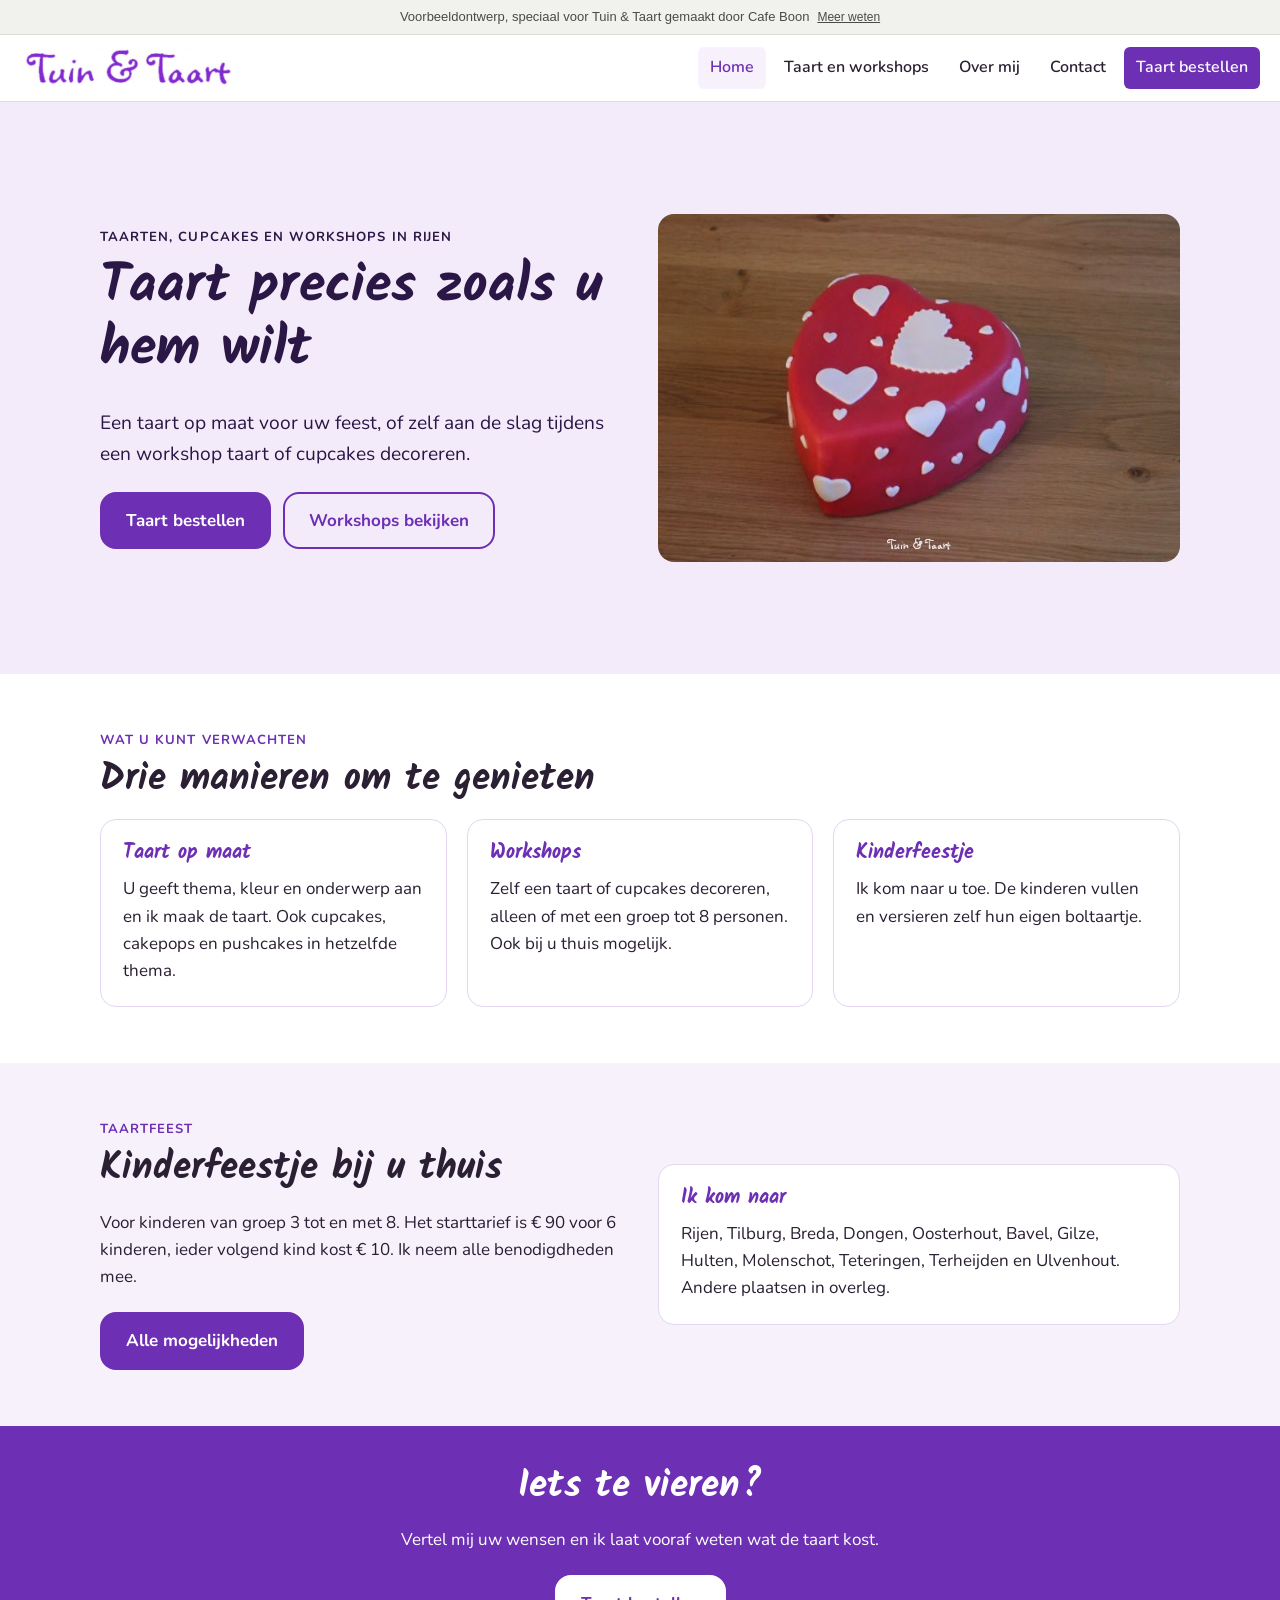
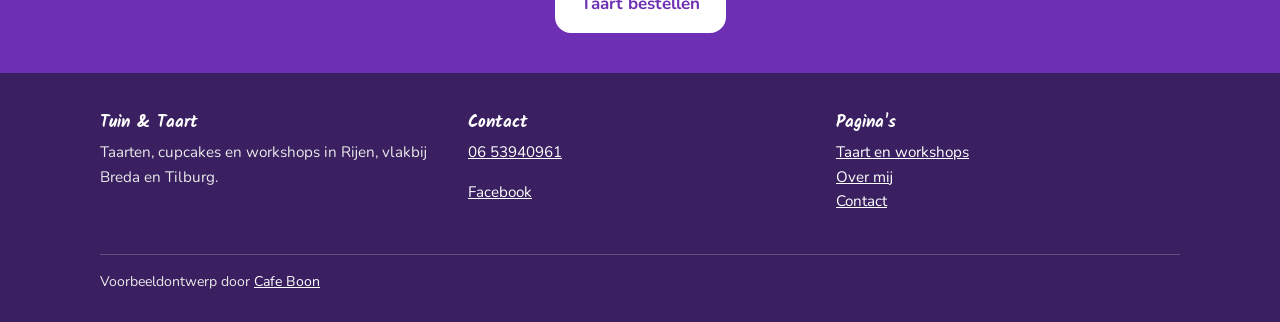
<file: index.html>
<!doctype html>
<html lang="nl">
<head>
<meta charset="utf-8">
<meta name="viewport" content="width=device-width, initial-scale=1">
<title>Tuin &amp; Taart Rijen | Taarten, cupcakes en workshops</title>
<meta name="description" content="Tuin &amp; Taart in Rijen, vlakbij Breda: taarten en cupcakes op maat, workshops taart decoreren en kinderfeestjes.">
<meta name="robots" content="noindex">
<link rel="icon" href="images/favicon.png">
<meta property="og:title" content="Tuin &amp; Taart Rijen | Taarten, cupcakes en workshops">
<meta property="og:description" content="Tuin &amp; Taart in Rijen, vlakbij Breda: taarten en cupcakes op maat, workshops taart decoreren en kinderfeestjes.">
<meta property="og:image" content="https://tuinentaart.cafeboon.com/images/og.jpg">
<meta property="og:type" content="website">
<link rel="preconnect" href="https://fonts.googleapis.com">
<link rel="preconnect" href="https://fonts.gstatic.com" crossorigin>
<link href="https://fonts.googleapis.com/css2?family=Kalam:wght@400;700&family=Nunito:wght@400;600;700&display=swap" rel="stylesheet">
<link rel="stylesheet" href="style.css">
</head>
<body>
<div class="vb-banner" role="note"><span>Voorbeeldontwerp, speciaal voor Tuin &amp; Taart gemaakt door Cafe Boon</span><a href="https://cafeboon.com">Meer weten</a></div>
<header class="top">
<a class="brand" href="index.html"><img src="images/logo.jpg" alt="Tuin &amp; Taart" height="44"></a>
<nav><a aria-current="page" href="index.html">Home</a><a href="aanbod.html">Taart en workshops</a><a href="over.html">Over mij</a><a href="contact.html">Contact</a><a class="cta" href="contact.html#formulier">Taart bestellen</a></nav>
</header>
<main>
<section class="hero" style="background:var(--c2)"><div class="wrap split" style="padding-top:56px;padding-bottom:56px"><div><p class="kicker">Taarten, cupcakes en workshops in Rijen</p><h1 style="color:#2a1745">Taart precies zoals u hem wilt</h1>
<p class="lead" style="color:#2a1745">Een taart op maat voor uw feest, of zelf aan de slag tijdens een workshop taart of cupcakes decoreren.</p>
<div class="btns"><a class="btn" href="contact.html#formulier">Taart bestellen</a><a class="btn alt" href="aanbod.html">Workshops bekijken</a></div></div><img src="images/taart.jpg" alt="Rode hartvormige taart met witte hartjes"></div></section>
<section><div class="wrap"><p class="kicker">Wat u kunt verwachten</p><h2>Drie manieren om te genieten</h2><div class="grid">
<div class="card"><h3>Taart op maat</h3><p>U geeft thema, kleur en onderwerp aan en ik maak de taart. Ook cupcakes, cakepops en pushcakes in hetzelfde thema.</p></div>
<div class="card"><h3>Workshops</h3><p>Zelf een taart of cupcakes decoreren, alleen of met een groep tot 8 personen. Ook bij u thuis mogelijk.</p></div>
<div class="card"><h3>Kinderfeestje</h3><p>Ik kom naar u toe. De kinderen vullen en versieren zelf hun eigen boltaartje.</p></div></div></div></section>
<section class="alt"><div class="wrap split"><div><p class="kicker">Taartfeest</p><h2>Kinderfeestje bij u thuis</h2><p>Voor kinderen van groep 3 tot en met 8. Het starttarief is € 90 voor 6 kinderen, ieder volgend kind kost € 10. Ik neem alle benodigdheden mee.</p><div class="btns"><a class="btn" href="aanbod.html">Alle mogelijkheden</a></div></div>
<div class="card"><h3>Ik kom naar</h3><p>Rijen, Tilburg, Breda, Dongen, Oosterhout, Bavel, Gilze, Hulten, Molenschot, Teteringen, Terheijden en Ulvenhout. Andere plaatsen in overleg.</p></div></div></section>
<section class="band"><div class="wrap"><h2>Iets te vieren?</h2><p>Vertel mij uw wensen en ik laat vooraf weten wat de taart kost.</p><div class="btns" style="justify-content:center"><a class="btn light" href="contact.html#formulier">Taart bestellen</a></div></div></section>
</main>
<footer>
<div class="wrap">
<div class="cols"><div><h3>Tuin &amp; Taart</h3><p>Taarten, cupcakes en workshops in Rijen, vlakbij Breda en Tilburg.</p></div>
<div><h3>Contact</h3><p><a href="tel:+31653940961">06 53940961</a></p><p><a href="https://www.facebook.com/tuinentaart">Facebook</a></p></div>
<div><h3>Pagina's</h3><p><a href="aanbod.html">Taart en workshops</a><br><a href="over.html">Over mij</a><br><a href="contact.html">Contact</a></p></div></div>
<div class="credit">Voorbeeldontwerp door <a href="https://cafeboon.com">Cafe Boon</a></div>
</div>
</footer>
<script>
document.querySelectorAll('form.vf').forEach(function(f){f.addEventListener('submit',function(e){e.preventDefault();var o=f.querySelector('.vf-ok');if(o){o.classList.add('show');o.scrollIntoView({block:'center'});}f.reset();});});
</script>
</body>
</html>
</file>
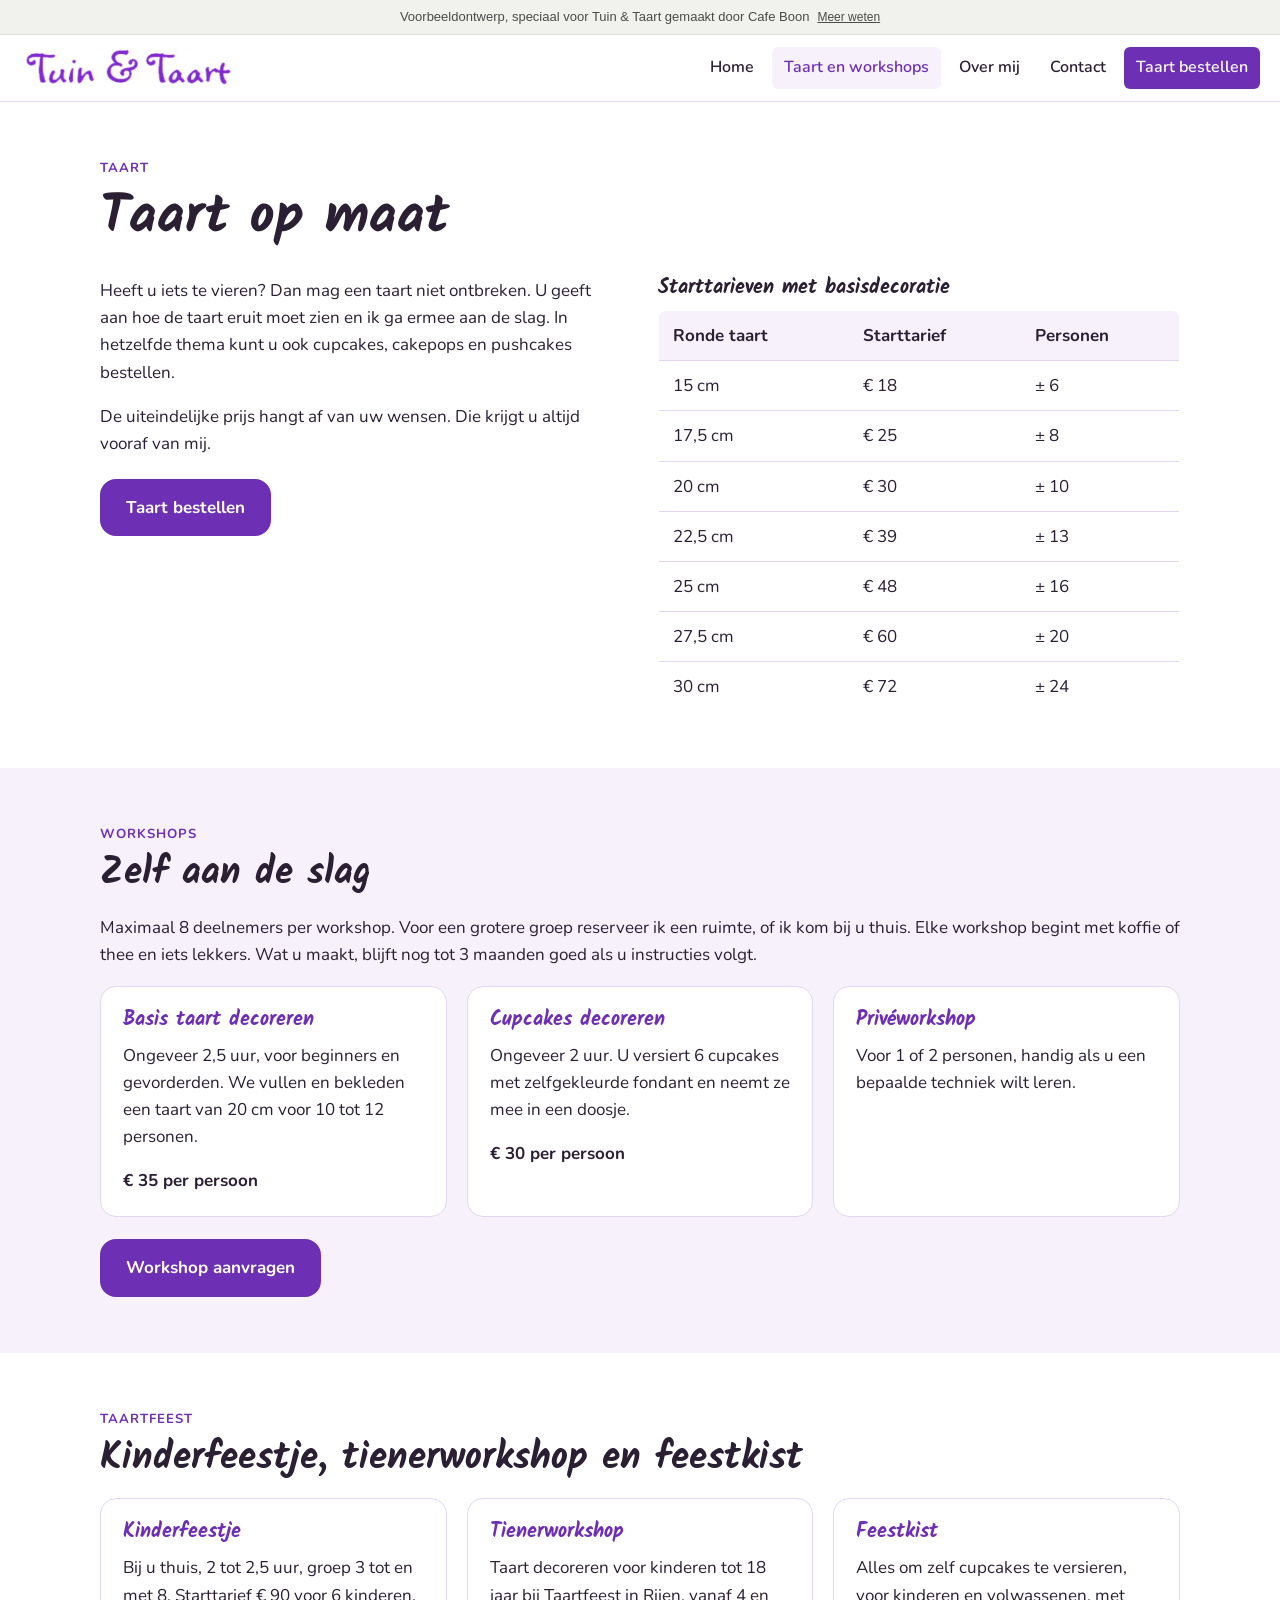
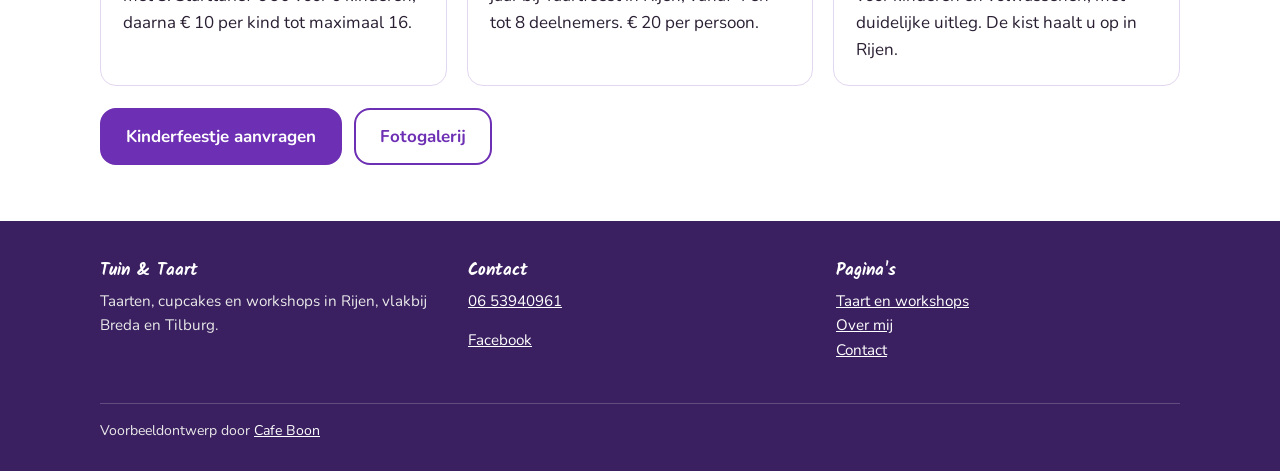
<file: aanbod.html>
<!doctype html>
<html lang="nl">
<head>
<meta charset="utf-8">
<meta name="viewport" content="width=device-width, initial-scale=1">
<title>Taart en workshops | Tuin &amp; Taart Rijen</title>
<meta name="description" content="Taart op maat, workshops taart en cupcakes decoreren, kinderfeestjes en tienerworkshops. Tarieven en mogelijkheden.">
<meta name="robots" content="noindex">
<link rel="icon" href="images/favicon.png">
<meta property="og:title" content="Taart en workshops | Tuin &amp; Taart Rijen">
<meta property="og:description" content="Taart op maat, workshops taart en cupcakes decoreren, kinderfeestjes en tienerworkshops. Tarieven en mogelijkheden.">
<meta property="og:image" content="https://tuinentaart.cafeboon.com/images/og.jpg">
<meta property="og:type" content="website">
<link rel="preconnect" href="https://fonts.googleapis.com">
<link rel="preconnect" href="https://fonts.gstatic.com" crossorigin>
<link href="https://fonts.googleapis.com/css2?family=Kalam:wght@400;700&family=Nunito:wght@400;600;700&display=swap" rel="stylesheet">
<link rel="stylesheet" href="style.css">
</head>
<body>
<div class="vb-banner" role="note"><span>Voorbeeldontwerp, speciaal voor Tuin &amp; Taart gemaakt door Cafe Boon</span><a href="https://cafeboon.com">Meer weten</a></div>
<header class="top">
<a class="brand" href="index.html"><img src="images/logo.jpg" alt="Tuin &amp; Taart" height="44"></a>
<nav><a href="index.html">Home</a><a aria-current="page" href="aanbod.html">Taart en workshops</a><a href="over.html">Over mij</a><a href="contact.html">Contact</a><a class="cta" href="contact.html#formulier">Taart bestellen</a></nav>
</header>
<main>
<section><div class="wrap"><p class="kicker">Taart</p><h1>Taart op maat</h1><div class="split" style="align-items:start"><div><p>Heeft u iets te vieren? Dan mag een taart niet ontbreken. U geeft aan hoe de taart eruit moet zien en ik ga ermee aan de slag. In hetzelfde thema kunt u ook cupcakes, cakepops en pushcakes bestellen.</p><p>De uiteindelijke prijs hangt af van uw wensen. Die krijgt u altijd vooraf van mij.</p><div class="btns"><a class="btn" href="contact.html#formulier">Taart bestellen</a></div></div><div><h3>Starttarieven met basisdecoratie</h3><table class="t"><tr><th>Ronde taart</th><th>Starttarief</th><th>Personen</th></tr><tr><td>15 cm</td><td>€ 18</td><td>± 6</td></tr><tr><td>17,5 cm</td><td>€ 25</td><td>± 8</td></tr><tr><td>20 cm</td><td>€ 30</td><td>± 10</td></tr><tr><td>22,5 cm</td><td>€ 39</td><td>± 13</td></tr><tr><td>25 cm</td><td>€ 48</td><td>± 16</td></tr><tr><td>27,5 cm</td><td>€ 60</td><td>± 20</td></tr><tr><td>30 cm</td><td>€ 72</td><td>± 24</td></tr></table></div></div></div></section>
<section class="alt"><div class="wrap"><p class="kicker">Workshops</p><h2>Zelf aan de slag</h2><p>Maximaal 8 deelnemers per workshop. Voor een grotere groep reserveer ik een ruimte, of ik kom bij u thuis. Elke workshop begint met koffie of thee en iets lekkers. Wat u maakt, blijft nog tot 3 maanden goed als u instructies volgt.</p><div class="grid">
<div class="card"><h3>Basis taart decoreren</h3><p>Ongeveer 2,5 uur, voor beginners en gevorderden. We vullen en bekleden een taart van 20 cm voor 10 tot 12 personen.</p><p><strong>€ 35 per persoon</strong></p></div>
<div class="card"><h3>Cupcakes decoreren</h3><p>Ongeveer 2 uur. U versiert 6 cupcakes met zelfgekleurde fondant en neemt ze mee in een doosje.</p><p><strong>€ 30 per persoon</strong></p></div>
<div class="card"><h3>Privéworkshop</h3><p>Voor 1 of 2 personen, handig als u een bepaalde techniek wilt leren.</p></div></div>
<div class="btns"><a class="btn" href="contact.html#formulier">Workshop aanvragen</a></div></div></section>
<section><div class="wrap"><p class="kicker">Taartfeest</p><h2>Kinderfeestje, tienerworkshop en feestkist</h2><div class="grid">
<div class="card"><h3>Kinderfeestje</h3><p>Bij u thuis, 2 tot 2,5 uur, groep 3 tot en met 8. Starttarief € 90 voor 6 kinderen, daarna € 10 per kind tot maximaal 16.</p></div>
<div class="card"><h3>Tienerworkshop</h3><p>Taart decoreren voor kinderen tot 18 jaar bij Taartfeest in Rijen, vanaf 4 en tot 8 deelnemers. € 20 per persoon.</p></div>
<div class="card"><h3>Feestkist</h3><p>Alles om zelf cupcakes te versieren, voor kinderen en volwassenen, met duidelijke uitleg. De kist haalt u op in Rijen.</p></div></div>
<div class="btns"><a class="btn" href="contact.html#formulier">Kinderfeestje aanvragen</a><a class="btn alt" href="binnenkort.html">Fotogalerij</a></div></div></section>
</main>
<footer>
<div class="wrap">
<div class="cols"><div><h3>Tuin &amp; Taart</h3><p>Taarten, cupcakes en workshops in Rijen, vlakbij Breda en Tilburg.</p></div>
<div><h3>Contact</h3><p><a href="tel:+31653940961">06 53940961</a></p><p><a href="https://www.facebook.com/tuinentaart">Facebook</a></p></div>
<div><h3>Pagina's</h3><p><a href="aanbod.html">Taart en workshops</a><br><a href="over.html">Over mij</a><br><a href="contact.html">Contact</a></p></div></div>
<div class="credit">Voorbeeldontwerp door <a href="https://cafeboon.com">Cafe Boon</a></div>
</div>
</footer>
<script>
document.querySelectorAll('form.vf').forEach(function(f){f.addEventListener('submit',function(e){e.preventDefault();var o=f.querySelector('.vf-ok');if(o){o.classList.add('show');o.scrollIntoView({block:'center'});}f.reset();});});
</script>
</body>
</html>
</file>
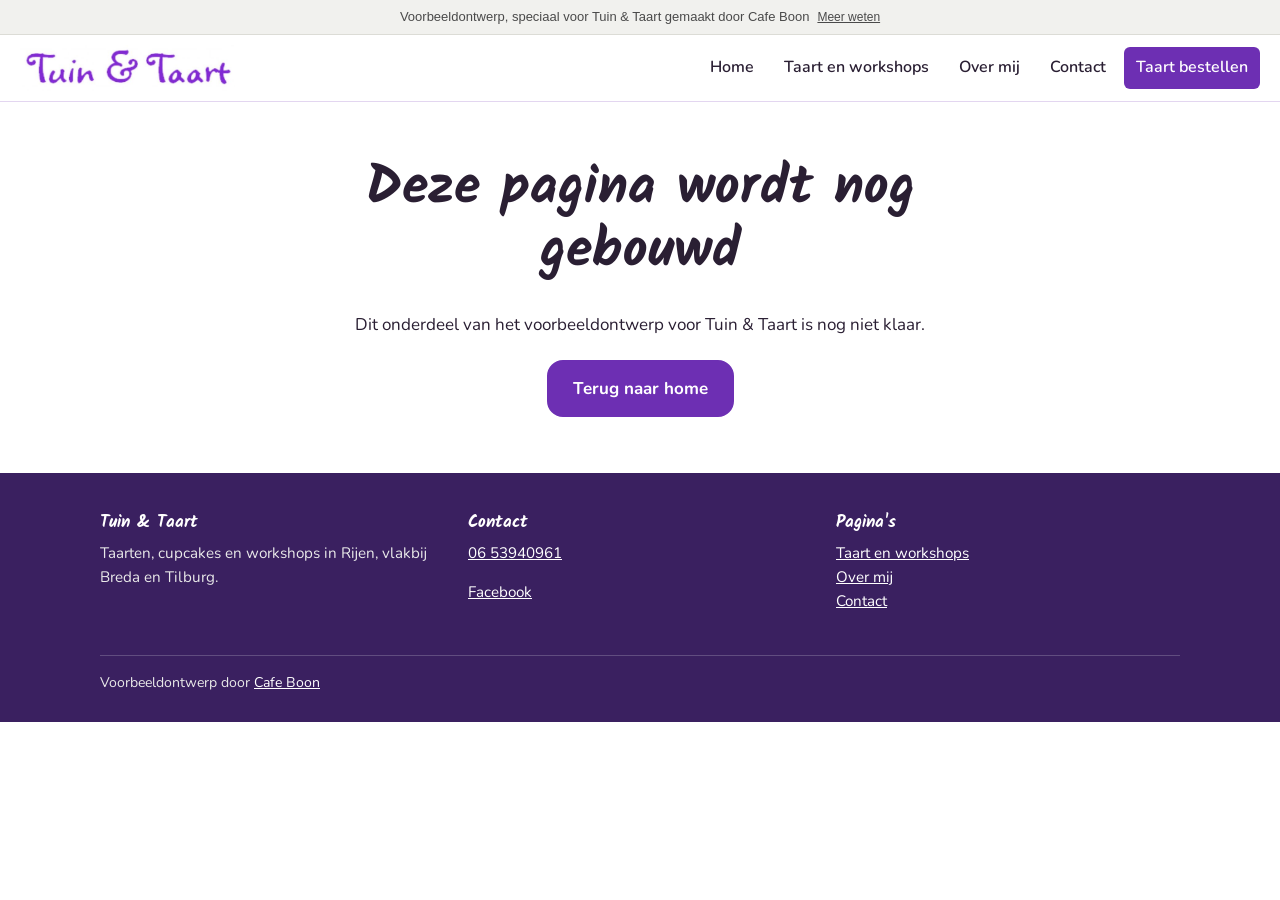
<file: binnenkort.html>
<!doctype html>
<html lang="nl">
<head>
<meta charset="utf-8">
<meta name="viewport" content="width=device-width, initial-scale=1">
<title>Binnenkort | Tuin &amp;amp; Taart</title>
<meta name="description" content="Deze pagina wordt nog gebouwd.">
<meta name="robots" content="noindex">
<link rel="icon" href="images/favicon.png">
<meta property="og:title" content="Binnenkort | Tuin &amp;amp; Taart">
<meta property="og:description" content="Deze pagina wordt nog gebouwd.">
<meta property="og:image" content="https://tuinentaart.cafeboon.com/images/og.jpg">
<meta property="og:type" content="website">
<link rel="preconnect" href="https://fonts.googleapis.com">
<link rel="preconnect" href="https://fonts.gstatic.com" crossorigin>
<link href="https://fonts.googleapis.com/css2?family=Kalam:wght@400;700&family=Nunito:wght@400;600;700&display=swap" rel="stylesheet">
<link rel="stylesheet" href="style.css">
</head>
<body>
<div class="vb-banner" role="note"><span>Voorbeeldontwerp, speciaal voor Tuin &amp; Taart gemaakt door Cafe Boon</span><a href="https://cafeboon.com">Meer weten</a></div>
<header class="top">
<a class="brand" href="index.html"><img src="images/logo.jpg" alt="Tuin &amp; Taart" height="44"></a>
<nav><a href="index.html">Home</a><a href="aanbod.html">Taart en workshops</a><a href="over.html">Over mij</a><a href="contact.html">Contact</a><a class="cta" href="contact.html#formulier">Taart bestellen</a></nav>
</header>
<main>
<section><div class="wrap" style="text-align:center;max-width:640px">
<h1>Deze pagina wordt nog gebouwd</h1>
<p>Dit onderdeel van het voorbeeldontwerp voor Tuin &amp; Taart is nog niet klaar.</p>
<div class="btns" style="justify-content:center"><a class="btn" href="index.html">Terug naar home</a></div>
</div></section>
</main>
<footer>
<div class="wrap">
<div class="cols"><div><h3>Tuin &amp; Taart</h3><p>Taarten, cupcakes en workshops in Rijen, vlakbij Breda en Tilburg.</p></div>
<div><h3>Contact</h3><p><a href="tel:+31653940961">06 53940961</a></p><p><a href="https://www.facebook.com/tuinentaart">Facebook</a></p></div>
<div><h3>Pagina's</h3><p><a href="aanbod.html">Taart en workshops</a><br><a href="over.html">Over mij</a><br><a href="contact.html">Contact</a></p></div></div>
<div class="credit">Voorbeeldontwerp door <a href="https://cafeboon.com">Cafe Boon</a></div>
</div>
</footer>
<script>
document.querySelectorAll('form.vf').forEach(function(f){f.addEventListener('submit',function(e){e.preventDefault();var o=f.querySelector('.vf-ok');if(o){o.classList.add('show');o.scrollIntoView({block:'center'});}f.reset();});});
</script>
</body>
</html>
</file>
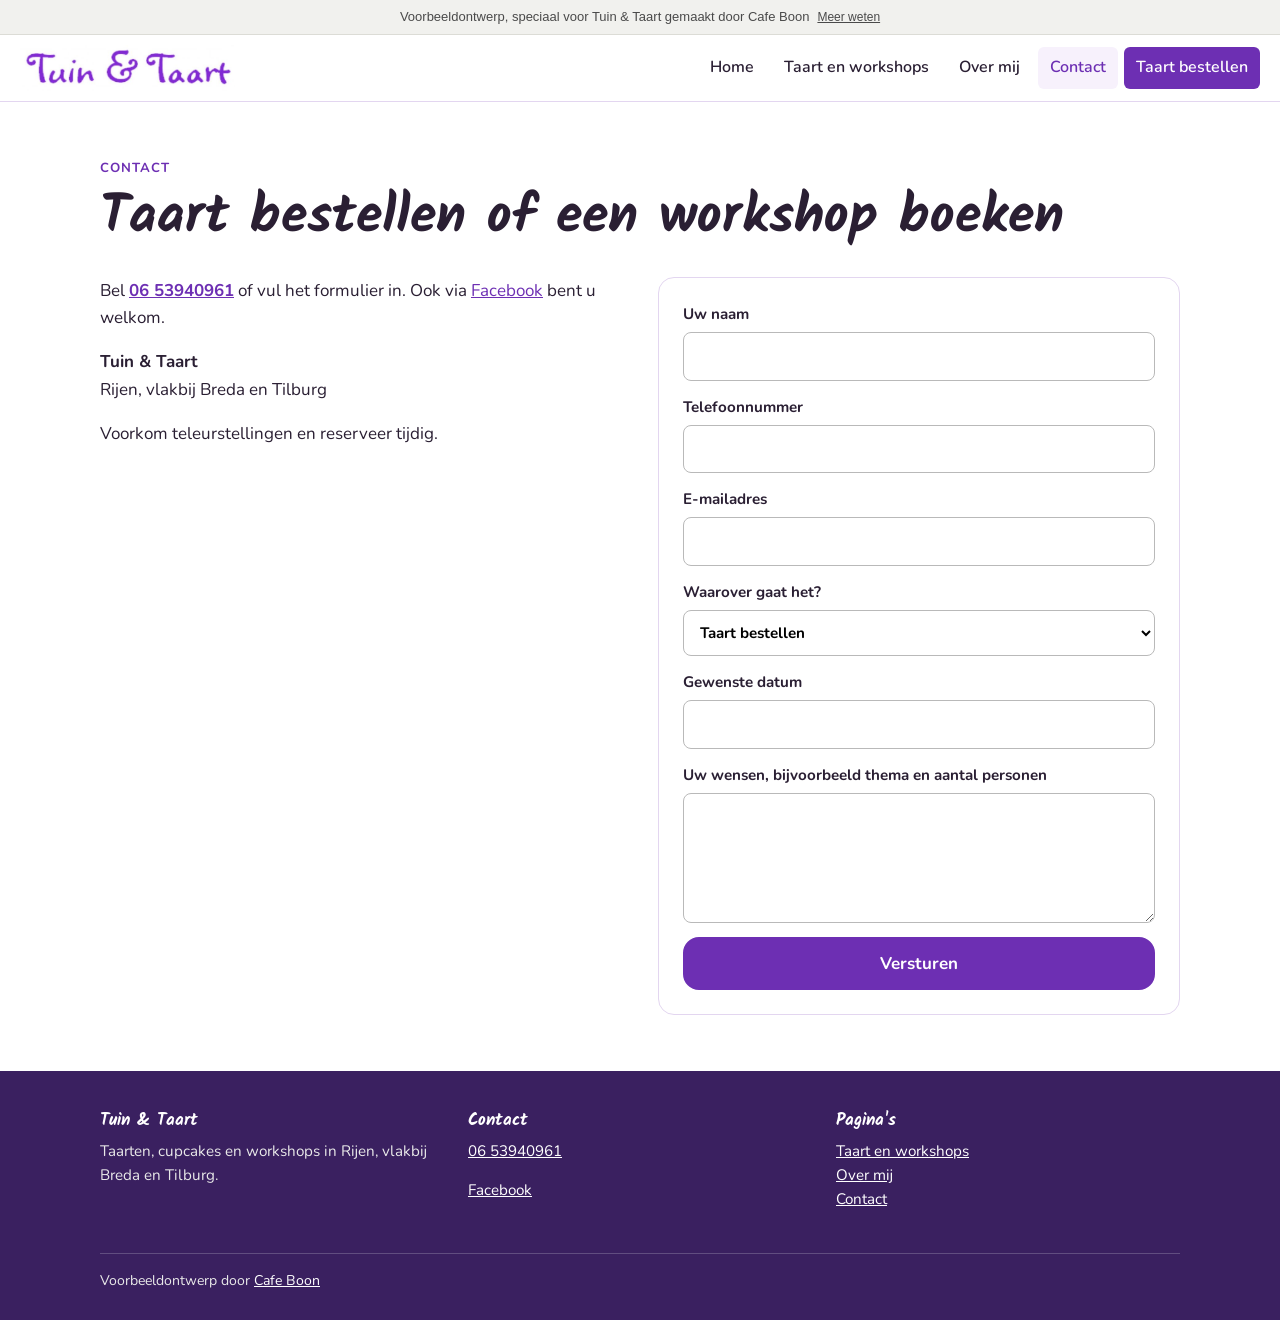
<file: contact.html>
<!doctype html>
<html lang="nl">
<head>
<meta charset="utf-8">
<meta name="viewport" content="width=device-width, initial-scale=1">
<title>Contact | Tuin &amp; Taart Rijen</title>
<meta name="description" content="Bel 06 53940961 of vraag een taart of workshop aan bij Tuin &amp; Taart in Rijen.">
<meta name="robots" content="noindex">
<link rel="icon" href="images/favicon.png">
<meta property="og:title" content="Contact | Tuin &amp; Taart Rijen">
<meta property="og:description" content="Bel 06 53940961 of vraag een taart of workshop aan bij Tuin &amp; Taart in Rijen.">
<meta property="og:image" content="https://tuinentaart.cafeboon.com/images/og.jpg">
<meta property="og:type" content="website">
<link rel="preconnect" href="https://fonts.googleapis.com">
<link rel="preconnect" href="https://fonts.gstatic.com" crossorigin>
<link href="https://fonts.googleapis.com/css2?family=Kalam:wght@400;700&family=Nunito:wght@400;600;700&display=swap" rel="stylesheet">
<link rel="stylesheet" href="style.css">
</head>
<body>
<div class="vb-banner" role="note"><span>Voorbeeldontwerp, speciaal voor Tuin &amp; Taart gemaakt door Cafe Boon</span><a href="https://cafeboon.com">Meer weten</a></div>
<header class="top">
<a class="brand" href="index.html"><img src="images/logo.jpg" alt="Tuin &amp; Taart" height="44"></a>
<nav><a href="index.html">Home</a><a href="aanbod.html">Taart en workshops</a><a href="over.html">Over mij</a><a aria-current="page" href="contact.html">Contact</a><a class="cta" href="contact.html#formulier">Taart bestellen</a></nav>
</header>
<main>
<section><div class="wrap"><p class="kicker">Contact</p><h1>Taart bestellen of een workshop boeken</h1>
<div class="split" style="align-items:start"><div><p>Bel <a href="tel:+31653940961"><strong>06 53940961</strong></a> of vul het formulier in. Ook via <a href="https://www.facebook.com/tuinentaart">Facebook</a> bent u welkom.</p><p><strong>Tuin &amp; Taart</strong><br>Rijen, vlakbij Breda en Tilburg</p><p>Voorkom teleurstellingen en reserveer tijdig.</p></div>
<div><form class="vf" id="formulier" action="#"><label>Uw naam<input type="text" name="naam"></label><label>Telefoonnummer<input type="tel" name="tel"></label><label>E-mailadres<input type="email" name="mail"></label><label>Waarover gaat het?<select name="onderwerp"><option>Taart bestellen</option><option>Workshop boeken</option><option>Kinderfeestje</option><option>Feestkist</option><option>Andere vraag</option></select></label><label>Gewenste datum<input type="text" name="datum"></label><label>Uw wensen, bijvoorbeeld thema en aantal personen<textarea name="bericht"></textarea></label><button class="btn" type="submit">Versturen</button><div class="vf-ok" role="status">Dit is een voorbeeldsite van Cafe Boon. Er is niets verstuurd. Op de echte website komt uw bericht direct bij het bedrijf aan.</div></form></div></div></div></section>
</main>
<footer>
<div class="wrap">
<div class="cols"><div><h3>Tuin &amp; Taart</h3><p>Taarten, cupcakes en workshops in Rijen, vlakbij Breda en Tilburg.</p></div>
<div><h3>Contact</h3><p><a href="tel:+31653940961">06 53940961</a></p><p><a href="https://www.facebook.com/tuinentaart">Facebook</a></p></div>
<div><h3>Pagina's</h3><p><a href="aanbod.html">Taart en workshops</a><br><a href="over.html">Over mij</a><br><a href="contact.html">Contact</a></p></div></div>
<div class="credit">Voorbeeldontwerp door <a href="https://cafeboon.com">Cafe Boon</a></div>
</div>
</footer>
<script>
document.querySelectorAll('form.vf').forEach(function(f){f.addEventListener('submit',function(e){e.preventDefault();var o=f.querySelector('.vf-ok');if(o){o.classList.add('show');o.scrollIntoView({block:'center'});}f.reset();});});
</script>
</body>
</html>
</file>
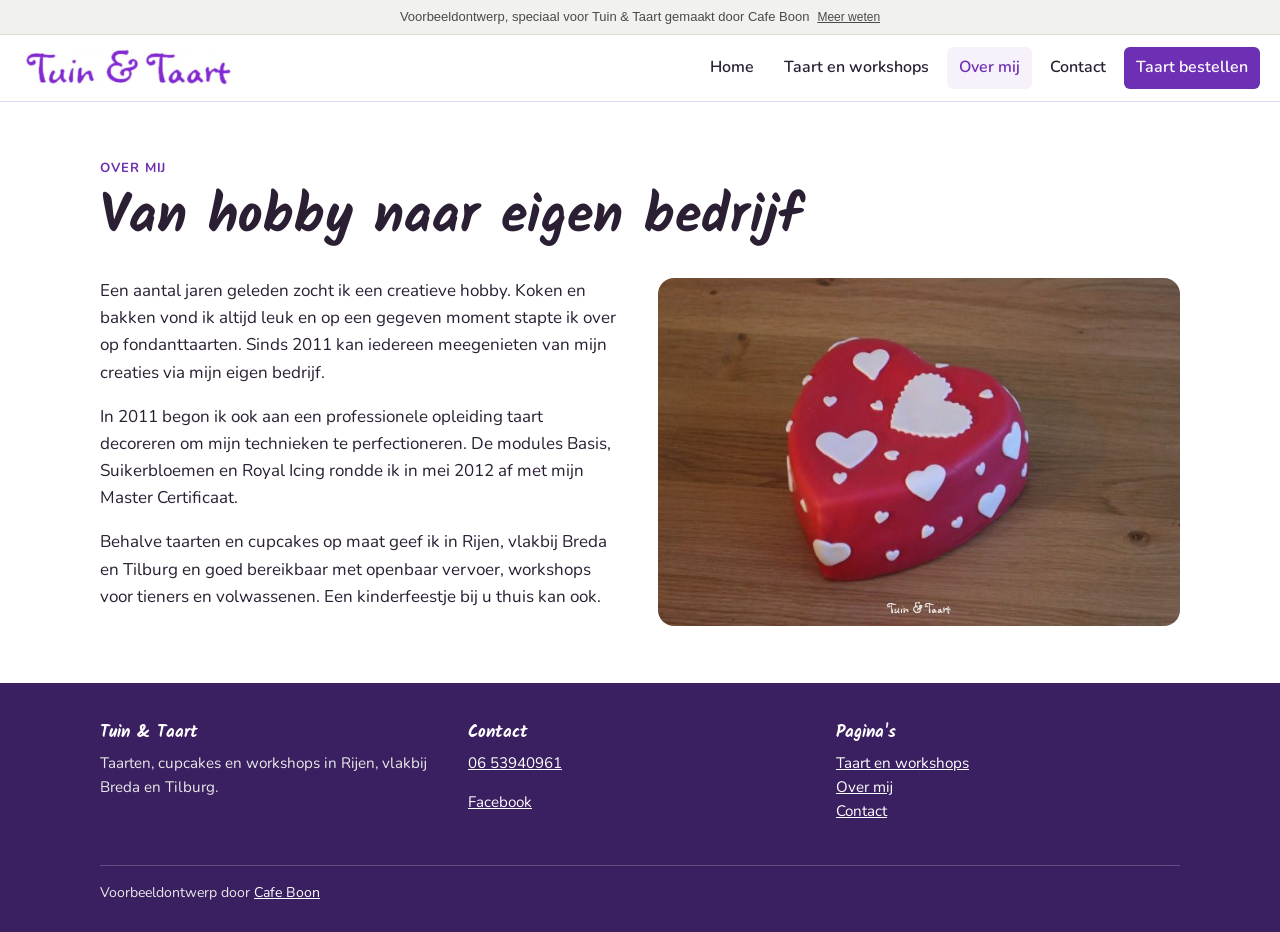
<file: over.html>
<!doctype html>
<html lang="nl">
<head>
<meta charset="utf-8">
<meta name="viewport" content="width=device-width, initial-scale=1">
<title>Over mij | Tuin &amp; Taart Rijen</title>
<meta name="description" content="Sinds 2011 maak ik fondanttaarten en geef ik workshops in Rijen, vlakbij Breda en Tilburg.">
<meta name="robots" content="noindex">
<link rel="icon" href="images/favicon.png">
<meta property="og:title" content="Over mij | Tuin &amp; Taart Rijen">
<meta property="og:description" content="Sinds 2011 maak ik fondanttaarten en geef ik workshops in Rijen, vlakbij Breda en Tilburg.">
<meta property="og:image" content="https://tuinentaart.cafeboon.com/images/og.jpg">
<meta property="og:type" content="website">
<link rel="preconnect" href="https://fonts.googleapis.com">
<link rel="preconnect" href="https://fonts.gstatic.com" crossorigin>
<link href="https://fonts.googleapis.com/css2?family=Kalam:wght@400;700&family=Nunito:wght@400;600;700&display=swap" rel="stylesheet">
<link rel="stylesheet" href="style.css">
</head>
<body>
<div class="vb-banner" role="note"><span>Voorbeeldontwerp, speciaal voor Tuin &amp; Taart gemaakt door Cafe Boon</span><a href="https://cafeboon.com">Meer weten</a></div>
<header class="top">
<a class="brand" href="index.html"><img src="images/logo.jpg" alt="Tuin &amp; Taart" height="44"></a>
<nav><a href="index.html">Home</a><a href="aanbod.html">Taart en workshops</a><a aria-current="page" href="over.html">Over mij</a><a href="contact.html">Contact</a><a class="cta" href="contact.html#formulier">Taart bestellen</a></nav>
</header>
<main>
<section><div class="wrap"><p class="kicker">Over mij</p><h1>Van hobby naar eigen bedrijf</h1><div class="split"><div>
<p>Een aantal jaren geleden zocht ik een creatieve hobby. Koken en bakken vond ik altijd leuk en op een gegeven moment stapte ik over op fondanttaarten. Sinds 2011 kan iedereen meegenieten van mijn creaties via mijn eigen bedrijf.</p>
<p>In 2011 begon ik ook aan een professionele opleiding taart decoreren om mijn technieken te perfectioneren. De modules Basis, Suikerbloemen en Royal Icing rondde ik in mei 2012 af met mijn Master Certificaat.</p>
<p>Behalve taarten en cupcakes op maat geef ik in Rijen, vlakbij Breda en Tilburg en goed bereikbaar met openbaar vervoer, workshops voor tieners en volwassenen. Een kinderfeestje bij u thuis kan ook.</p></div><img src="images/taart.jpg" alt="Rode hartvormige taart"></div></div></section>
</main>
<footer>
<div class="wrap">
<div class="cols"><div><h3>Tuin &amp; Taart</h3><p>Taarten, cupcakes en workshops in Rijen, vlakbij Breda en Tilburg.</p></div>
<div><h3>Contact</h3><p><a href="tel:+31653940961">06 53940961</a></p><p><a href="https://www.facebook.com/tuinentaart">Facebook</a></p></div>
<div><h3>Pagina's</h3><p><a href="aanbod.html">Taart en workshops</a><br><a href="over.html">Over mij</a><br><a href="contact.html">Contact</a></p></div></div>
<div class="credit">Voorbeeldontwerp door <a href="https://cafeboon.com">Cafe Boon</a></div>
</div>
</footer>
<script>
document.querySelectorAll('form.vf').forEach(function(f){f.addEventListener('submit',function(e){e.preventDefault();var o=f.querySelector('.vf-ok');if(o){o.classList.add('show');o.scrollIntoView({block:'center'});}f.reset();});});
</script>
</body>
</html>
</file>
<file: style.css>
:root{--c1:#6d2fb3;--c2:#f3ebfa;--ink:#2a1f33;--mut:#6a5d77;--bg:#fff;--soft:#f7f1fc;--line:#e3d6f0;--onc1:#fff;--onc2:#2a1745;--hf:'Kalam',cursive;--bf:'Nunito',Arial,sans-serif}
*{box-sizing:border-box}
html{scroll-behavior:smooth}
body{margin:0;font-family:var(--bf);color:var(--ink);background:var(--bg);line-height:1.6;font-size:17px;-webkit-text-size-adjust:100%}
img{max-width:100%;height:auto;display:block}
a{color:var(--c1)}
h1,h2,h3{font-family:var(--hf);line-height:1.15;margin:0 0 .5em;font-weight:700;}
h1{font-size:clamp(2rem,5.5vw,3.4rem)}
h2{font-size:clamp(1.6rem,3.6vw,2.3rem)}
h3{font-size:1.25rem}
p{margin:0 0 1em}
.vb-banner{background:#f1f1ee;color:#4a4a4a;font:13px/1.4 Arial,Helvetica,sans-serif;padding:8px 16px;text-align:center;border-bottom:1px solid #dcdcd6}
.vb-banner a{color:#4a4a4a;margin-left:8px;text-decoration:underline;font-size:12px}
header.top{position:sticky;top:0;z-index:50;background:var(--bg);border-bottom:1px solid var(--line);display:flex;flex-wrap:wrap;align-items:center;justify-content:space-between;gap:8px 20px;padding:10px 20px}
.brand{display:flex;align-items:center;gap:10px;text-decoration:none;color:var(--ink);font-family:var(--hf);font-weight:700}
.brand img{height:46px;width:auto}
nav{display:flex;flex-wrap:wrap;gap:4px 6px}
nav a{padding:8px 12px;text-decoration:none;color:var(--ink);font-weight:600;border-radius:6px;font-size:16px}
nav a:hover,nav a[aria-current]{background:var(--soft);color:var(--c1)}
nav a.cta{background:var(--c1);color:var(--onc1)}
.wrap{max-width:1120px;margin:0 auto;padding:0 20px}
section{padding:56px 0}
section.alt{background:var(--soft)}
.btn{display:inline-block;background:var(--c1);color:var(--onc1);padding:13px 24px;border-radius:16px;text-decoration:none;font-weight:700;border:2px solid var(--c1);cursor:pointer;font-size:17px;font-family:var(--bf)}
.btn.alt{background:transparent;color:var(--c1)}
.btn.light{background:#fff;color:var(--c1);border-color:#fff}
.btns{display:flex;flex-wrap:wrap;gap:12px;margin-top:22px}
.hero{position:relative;color:var(--onc2);background:var(--c2)}
.hero.img{background-size:cover;background-position:center}
.hero .shade{background:none;padding:84px 0}
.hero p.lead{font-size:1.2rem;max-width:640px}
.hero h1,.hero p{color:var(--onc2)}
.split{display:grid;grid-template-columns:1fr 1fr;gap:36px;align-items:center}
.split img{border-radius:16px;width:100%}
.grid{display:grid;grid-template-columns:repeat(auto-fit,minmax(250px,1fr));gap:20px}
.card{background:#fff;border:1px solid var(--line);border-radius:16px;padding:22px}
.card h3{color:var(--c1)}
.card p:last-child{margin-bottom:0}
.card img{border-radius:16px;margin-bottom:14px;width:100%;aspect-ratio:4/3;object-fit:cover}
.kicker{text-transform:uppercase;letter-spacing:.08em;font-size:.82rem;font-weight:700;color:var(--c1);margin-bottom:8px}
.steps{counter-reset:s;list-style:none;padding:0;margin:0;display:grid;grid-template-columns:repeat(auto-fit,minmax(220px,1fr));gap:18px}
.steps li{counter-increment:s;background:#fff;border:1px solid var(--line);border-radius:16px;padding:18px 18px 18px 64px;position:relative}
.steps li:before{content:counter(s);position:absolute;left:16px;top:16px;width:34px;height:34px;border-radius:50%;background:var(--c1);color:var(--onc1);display:flex;align-items:center;justify-content:center;font-weight:800}
.ticks{list-style:none;padding:0;margin:0 0 1em}
.ticks li{padding-left:28px;position:relative;margin-bottom:8px}
.ticks li:before{content:"\2713";position:absolute;left:0;color:var(--c1);font-weight:800}
table.t{width:100%;border-collapse:collapse;background:#fff;border:1px solid var(--line);border-radius:8px;overflow:hidden}
table.t th,table.t td{text-align:left;padding:11px 14px;border-bottom:1px solid var(--line)}
table.t th{background:var(--soft)}
.pgmeta{color:var(--mut)}
form.vf{display:grid;gap:14px;background:#fff;border:1px solid var(--line);border-radius:16px;padding:24px}
form.vf label{font-weight:700;display:grid;gap:6px;font-size:.95rem}
form.vf input,form.vf textarea,form.vf select{font:inherit;padding:11px 12px;border:1px solid #b9b9b9;border-radius:8px;width:100%;background:#fff}
form.vf textarea{min-height:130px}
.vf-ok{background:#e9f6ec;border:1px solid #8cc79a;color:#1d4a2a;padding:14px 16px;border-radius:8px;display:none}
.vf-ok.show{display:block}
.band{background:var(--c1);color:var(--onc1);padding:40px 0;text-align:center}
.band h2,.band p{color:var(--onc1)}
footer{background:#3a2060;color:#e9e9e9;padding:40px 0 28px;font-size:.95rem}
footer a{color:#fff}
footer .cols{display:grid;grid-template-columns:repeat(auto-fit,minmax(220px,1fr));gap:24px}
footer h3{color:#fff;font-size:1.05rem}
.credit{border-top:1px solid rgba(255,255,255,.2);margin-top:26px;padding-top:16px;font-size:.88rem}
.pill{display:inline-block;background:var(--soft);color:var(--c1);border-radius:999px;padding:4px 12px;font-size:.85rem;font-weight:700;margin:0 6px 6px 0}
@media(max-width:760px){
body{font-size:16px}
.split{grid-template-columns:1fr !important}
section{padding:40px 0}
.hero .shade{padding:48px 0}
header.top{padding:8px 12px}
nav a{padding:7px 10px;font-size:15px}
.btn{width:100%;text-align:center}
}
</file>
